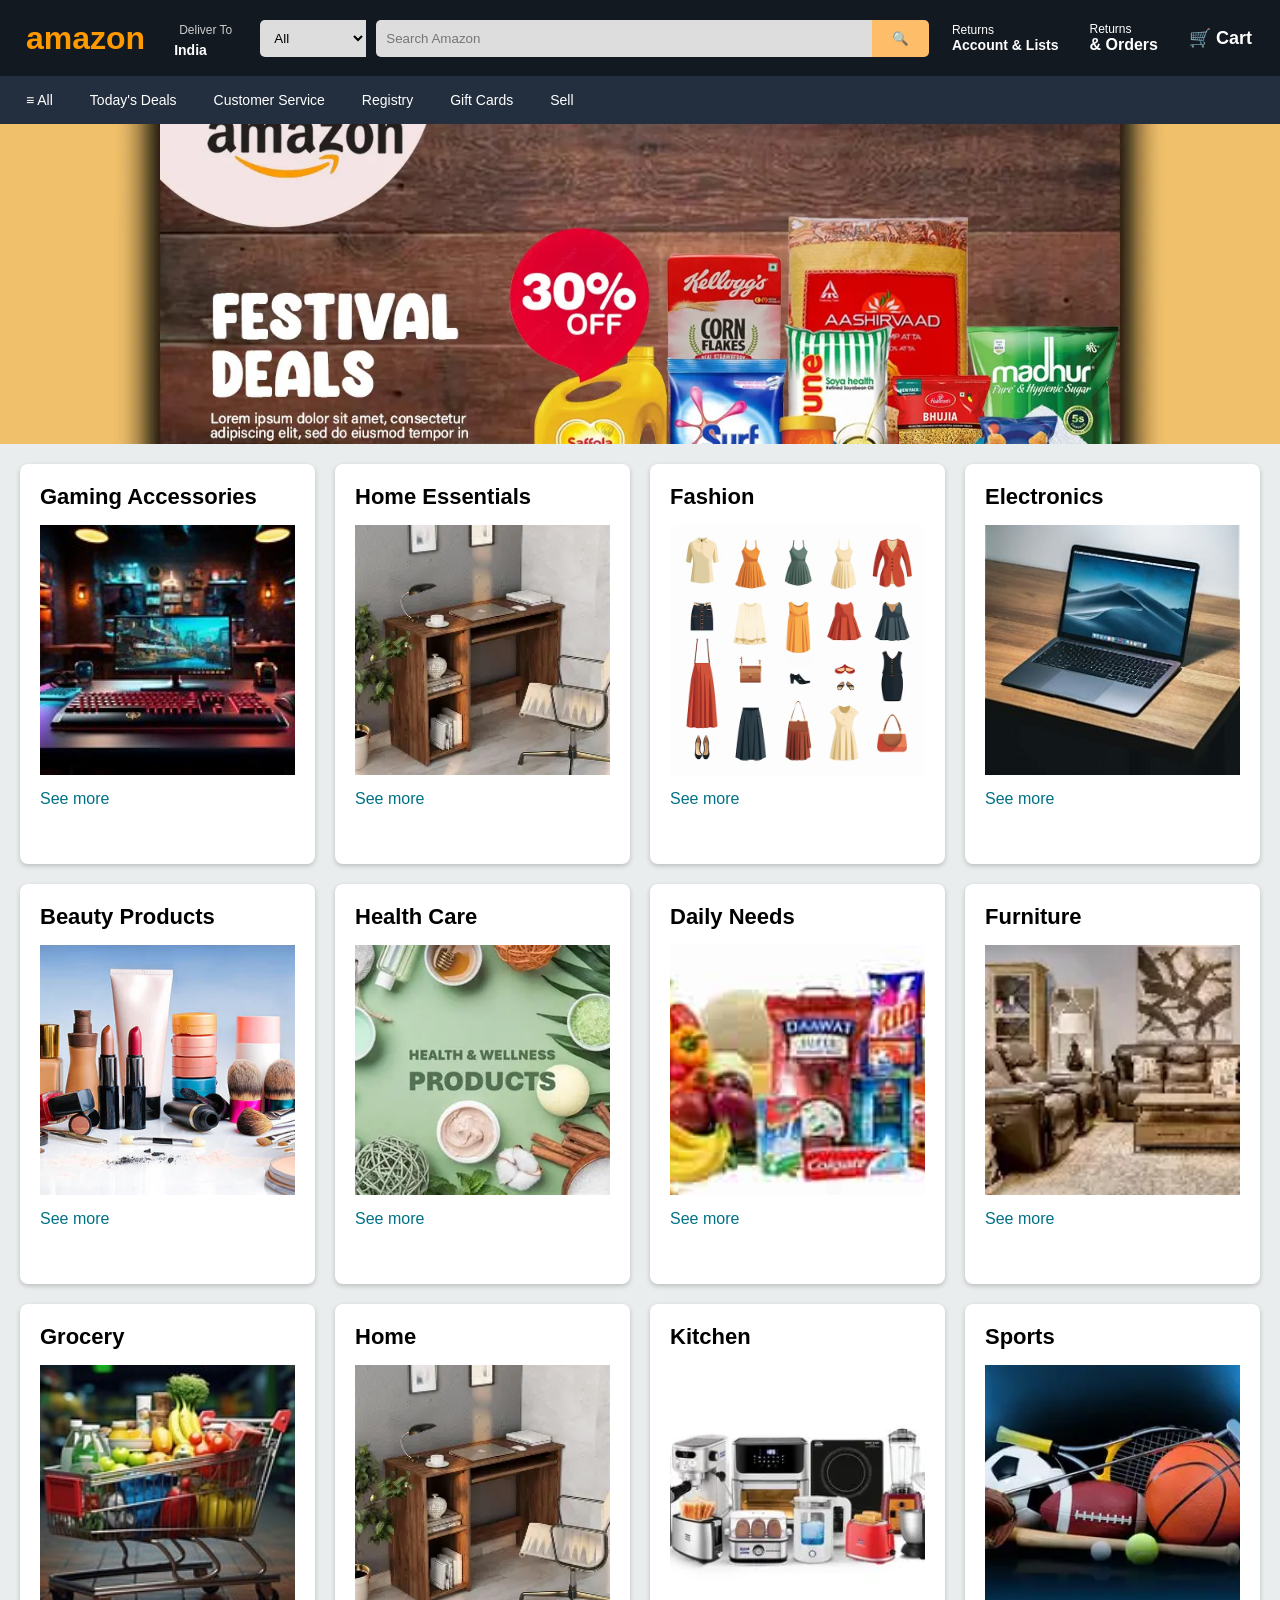
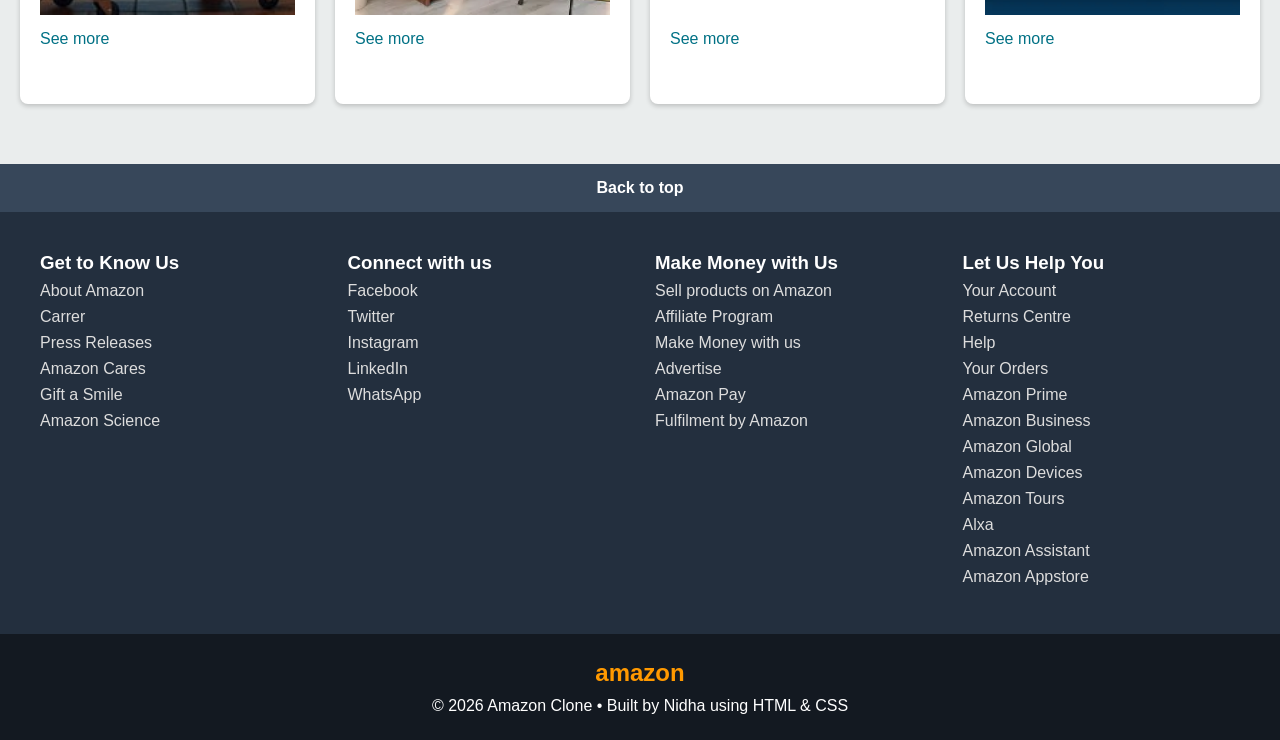
<file: Amazon Clone/Amazon.html>
<!DOCTYPE html>
<html>
    <head lang="en">
        <meta charset="UTF-8">
        <meta name="viewport"
        content="width=device-width,
        initial-scale= 1.0">

        <title>Amazon Clone</title>
        <link rel="stylesheet" href="style.css">

    </head>
    <body>

<!--Navbar-->
<nav class="navbar">
    <!--Logo-->
    <!--Amazon logo-->
    <div class="logo">
        <h2>amazon</h2>
    </div>

    <div class="location">
    <p>Deliver To</p>
    <h4>India</h4>
</div>

<div class="search-bar">

<select>
<option>All</option>
<option>Books</option>
<option>Electronics</option>
<option>Fashion</option>
<option>Home</option>
</select>

<input type="text" placeholder="Search Amazon">
<button>🔍</button>

</div>

<div class="account">
    <p>Returns</p>
    <h4>Account & Lists</h4>

</div>

<div class="orders">
    <p>Returns</p>
    <h4>& Orders</h4>
</div>

<div class="cart">
    🛒 Cart
</div>
</nav>

<div class="menu-bar">
    <a href="#">≡ All</a>
        <a href="#">Today's Deals</a>
            <a href="#">Customer Service</a>
                <a href="#">Registry</a>
                    <a href="#">Gift Cards</a>
                        <a href="#">Sell</a>

</div>

<section class="hero">
    <img src="images/banner.jpg" alt="Amazon Banner">

</section>

<section class="products">
    <div class="card">
        <h2>Gaming Accessories</h2>
        <img src="images/gaming.jpg" alt="Gaming">

        <p>See more</p>
    </div>

    <div class="card">
        <h2>Home Essentials</h2>
        <img src="images/home.jpg" alt="Home">

        <p>See more</p>
    </div>

    <div class="card">
        <h2>Fashion</h2>
        <img src="images/fashion.jpg" alt="Fashion">

        <p>See more</p>
    </div>

  <div class="card">
        <h2>Electronics</h2>
        <img src="images/electronics.jpg" alt="Electronics">

        <p>See more</p>
  </div>

        <div class="card">
        <h2>Beauty Products</h2>
        <img src="images/beautyproducts.jpg" alt="Beauty">
        <p>See more</p>
        </div>

          <div class="card">
        <h2>Health Care</h2>
        <img src="images/healthproducts.jpg" alt="Health">
        <p>See more</p>
    </div>

      <div class="card">
        <h2>Daily Needs</h2>
        <img src="images/dailyneeds.jpg" alt="Daily needs">
        <p>See more</p>
        </div>
    
          <div class="card">
        <h2>Furniture</h2>
        <img src="images/furniture.jpg" alt="Furniture">
        <p>See more</p>
          </div>
          
            <div class="card">
        <h2>Grocery</h2>
        <img src="images/grocery.jpg" alt="Grocery">
        <p>See more</p>
            </div>
        

          <div class="card">
        <h2>Home</h2>
        <img src="images/home.jpg" alt="Home">
        <p>See more</p>
          </div> 

            <div class="card">
        <h2>Kitchen</h2>
        <img src="images/kitchen.jpg" alt="Kitchen">
        <p>See more</p>
            </div>

              <div class="card">
        <h2>Sports</h2>
        <img src="images/sports.jpg" alt="Sports">
        <p>See more</p>
              </div>
</section>

<footer class="footer">
    <div class="back-top">
        <a href="#">Back to top</a>
    </div>

    <div class="footer-link">
        <div>
            <h3>Get to Know Us</h3>
            <a href="#">About Amazon</a>
            <a href="#">Carrer</a>
            <a href="#">Press Releases</a>
            <a href="#">Amazon Cares</a>
            <a href="#">Gift a Smile</a>
            <a href="#">Amazon Science</a>
        </div>
        <div>
            <h3>Connect with us</h3>
            <a href="#">Facebook</a>
            <a href="#">Twitter</a>
            <a href="#">Instagram</a>
            <a href="#">LinkedIn</a>
            <a href="#">WhatsApp</a>

        </div>

        <div>
            <h3>Make Money with Us</h3>
            <a href="#">Sell products on Amazon</a>
            <a href="#">Affiliate Program</a>
            <a href="#">Make Money with us</a>
            <a href="#">Advertise</a>
            <a href="#">Amazon Pay</a>
            <a href="#">Fulfilment by Amazon</a>
        </div>

        <div>
            <h3>Let Us Help You</h3>
            <a href="#">Your Account</a>
            <a href="#">Returns Centre</a>
            <a href="#">Help</a>
            <a href="#">Your Orders</a>
            <a href="#">Amazon Prime</a>
            <a href="#">Amazon Business</a>
            <a href="#">Amazon Global</a>
            <a href="#">Amazon Devices</a>
            <a href="#">Amazon Tours</a>
            <a href="#">Alxa</a>
            <a href="#">Amazon Assistant</a>
            <a href="#">Amazon Appstore</a>
        </div>
    </div>
    <div class="footer-bottom">
        <h2>amazon</h2>
        <p>© 2026 Amazon Clone • Built by Nidha using HTML & CSS</p>
    </div>
</footer>
    </body> 
</html>
</file>
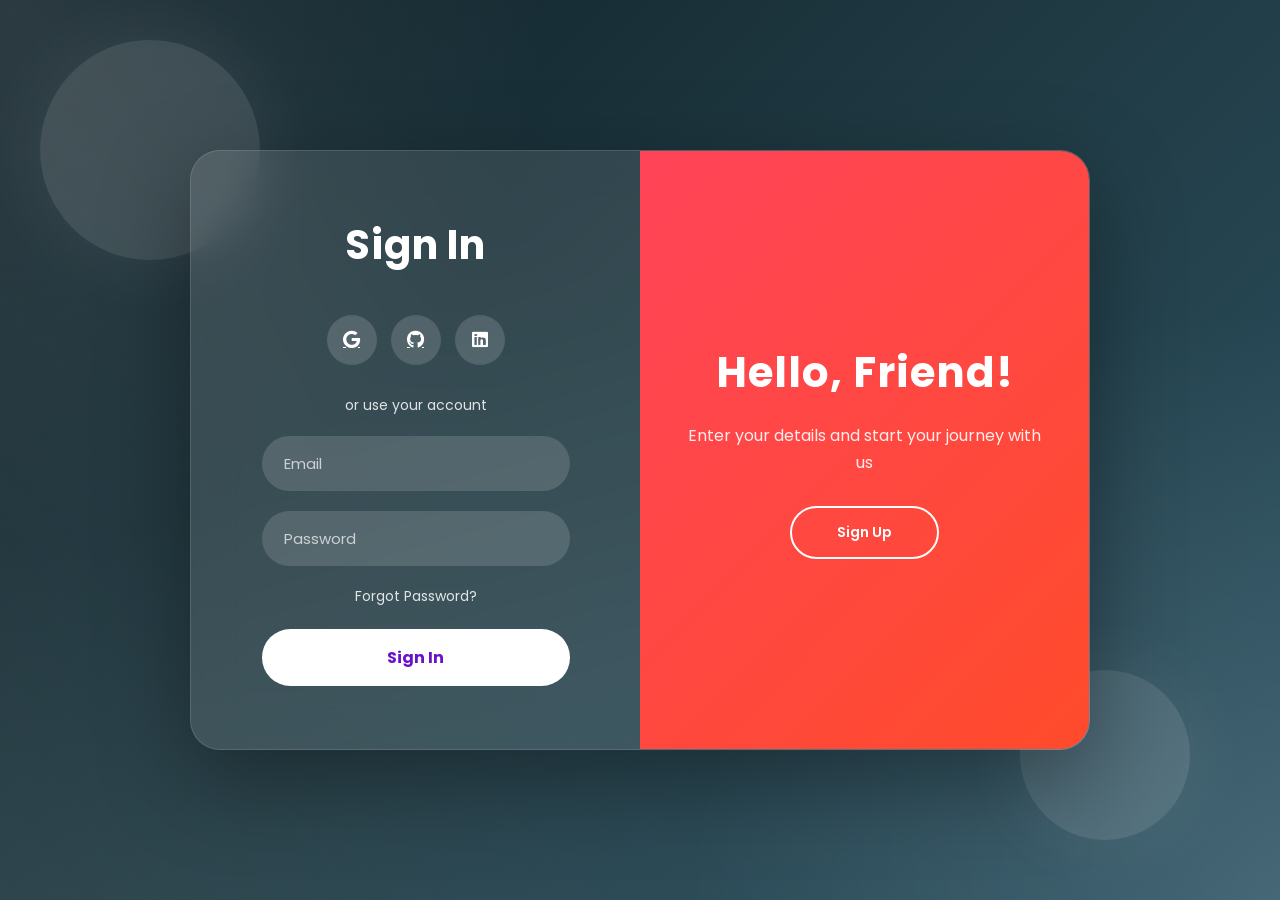
<file: Login Page/Login.html>
<!DOCTYPE html>
<html lang="en">
<head>
    <meta charset="UTF-8">
    <meta name="viewport" content="width=device-width, initial-scale=1.0">
    <title>Animated Login & Sign Up</title>
    <link rel="stylesheet" href="style.css">
    <link rel="stylesheet" href="https://fonts.googleapis.com/css2?family=Poppins:wght@300;400;500;600;700&display=swap">
    <link rel="stylesheet" href="https://cdnjs.cloudflare.com/ajax/libs/font-awesome/6.6.0/css/all.min.css" integrity="sha512-hGIcY5U3h+2s47jHnQ6Z6NNhQP3CKk1XjW3+R7W4vVqAB0aQ3RkVneHl4+P/LY3wG3R6cnHqulzBShbi7RZW8g==" crossorigin="anonymous" referrerpolicy="no-referrer" />
</head>
<body>
    <div class="circle circle1"></div>
    <div class="circle circle2"></div>

    <div class="container" id="container">
        <div class="form-container signin-container">
            <form action="#" class="form" aria-label="Sign in form">
                <h1>Sign In</h1>
                <div class="social-icons">
                    <a href="#"><i class="fab fa-google"></i></a>
                    <a href="#"><i class="fab fa-github"></i></a>
                    <a href="#"><i class="fab fa-linkedin"></i></a>
                </div>
                <span>or use your account</span>
                <input type="email" placeholder="Email" required>
                <input type="password" placeholder="Password" required>
                <a href="#" class="link">Forgot Password?</a>
                <button type="submit" class="btn">Sign In</button>
            </form>
        </div>

        <div class="form-container signup-container">
            <form action="#" class="form" aria-label="Sign up form">
                <h1>Create Account</h1>
                <div class="social-icons">
                    <a href="#"><i class="fab fa-google"></i></a>
                    <a href="#"><i class="fab fa-github"></i></a>
                    <a href="#"><i class="fab fa-linkedin"></i></a>
                </div>
                <span>or use your email</span>
                <input type="text" placeholder="Full Name" required>
                <input type="email" placeholder="Email" required>
                <input type="password" placeholder="Password" required>
                <button type="submit" class="btn">Sign Up</button>
            </form>
        </div>

        <div class="overlay-container">
            <div class="overlay">
                <div class="overlay-panel overlay-left">
                    <h1>Welcome Back</h1>
                    <p>To keep connected with us please login with your personal info</p>
                    <button class="ghost" id="signin">Sign In</button>
                </div>
                <div class="overlay-panel overlay-right">
                    <h1>Hello, Friend!</h1>
                    <p>Enter your details and start your journey with us</p>
                    <button class="ghost" id="signup" type="button">Sign Up</button>
                </div>
            </div>
        </div>
    </div>

    <script src="script.js"></script>
</body>
</html>
</file>
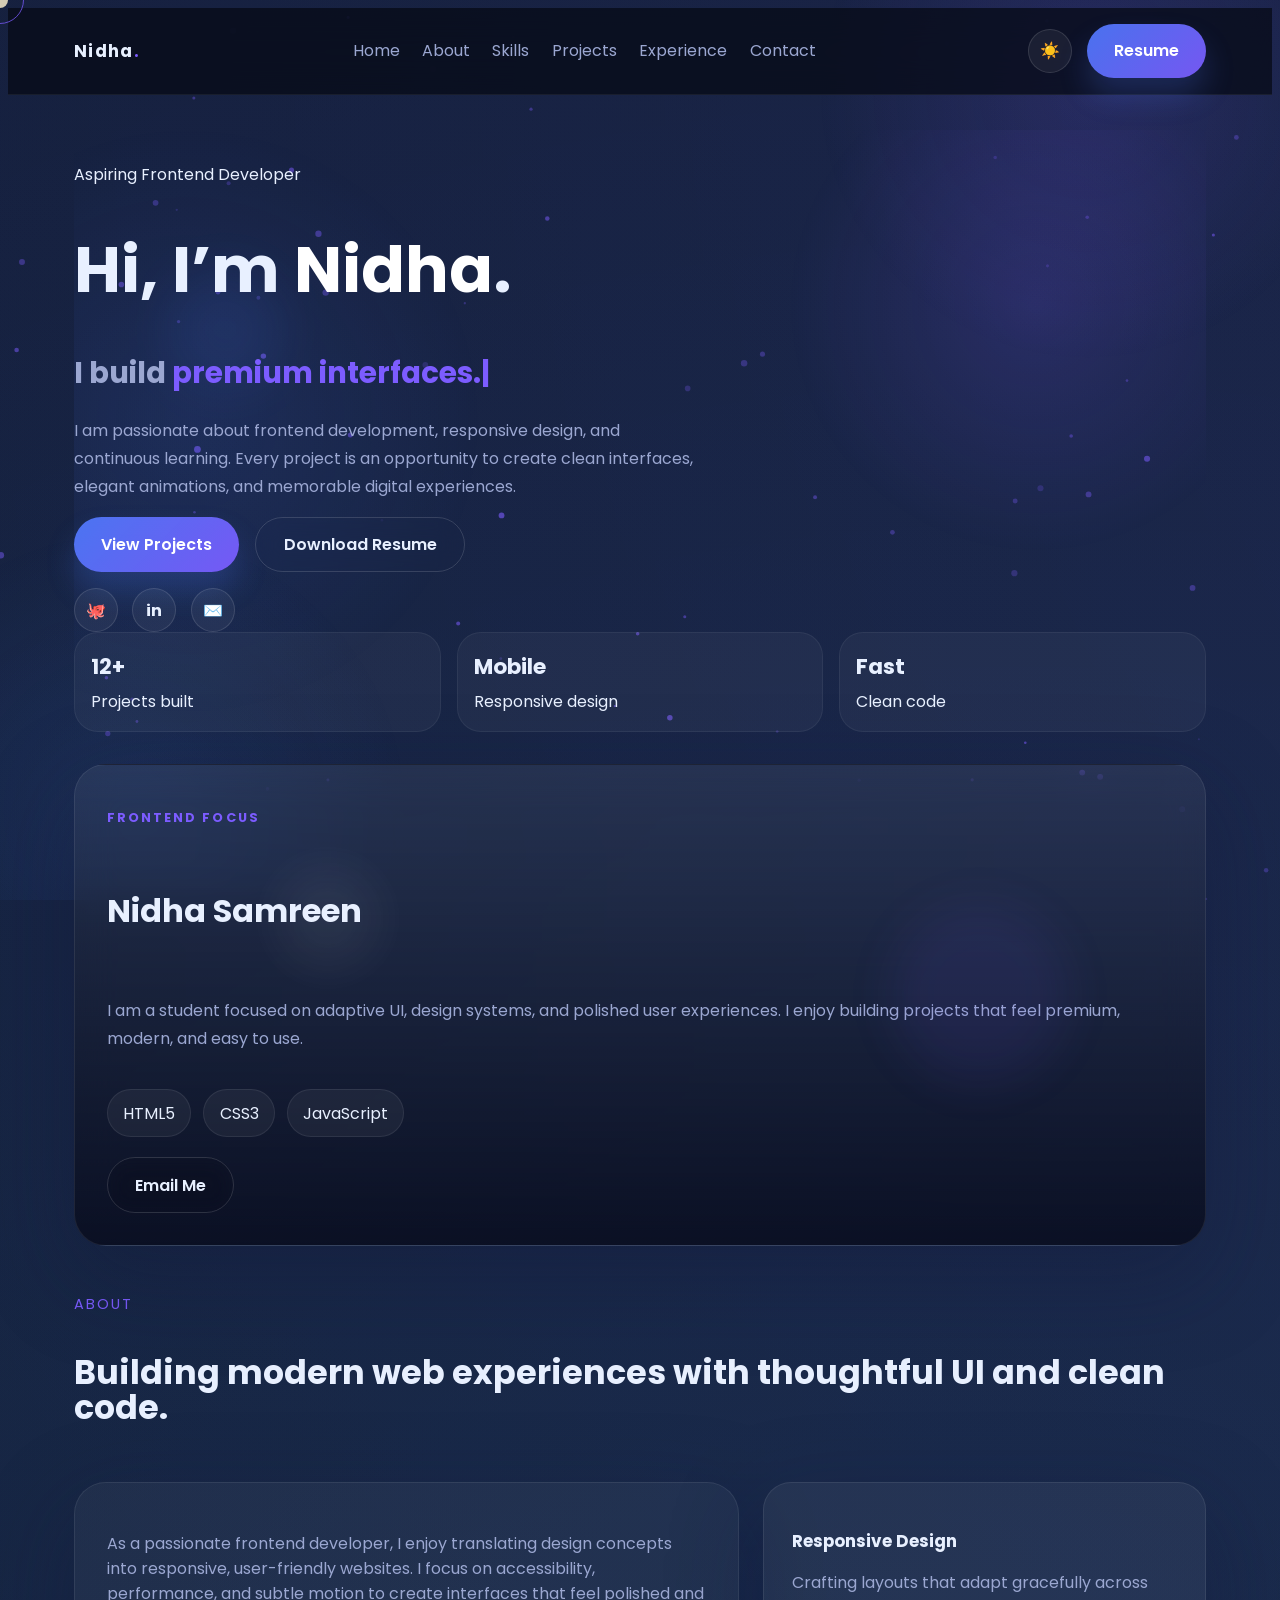
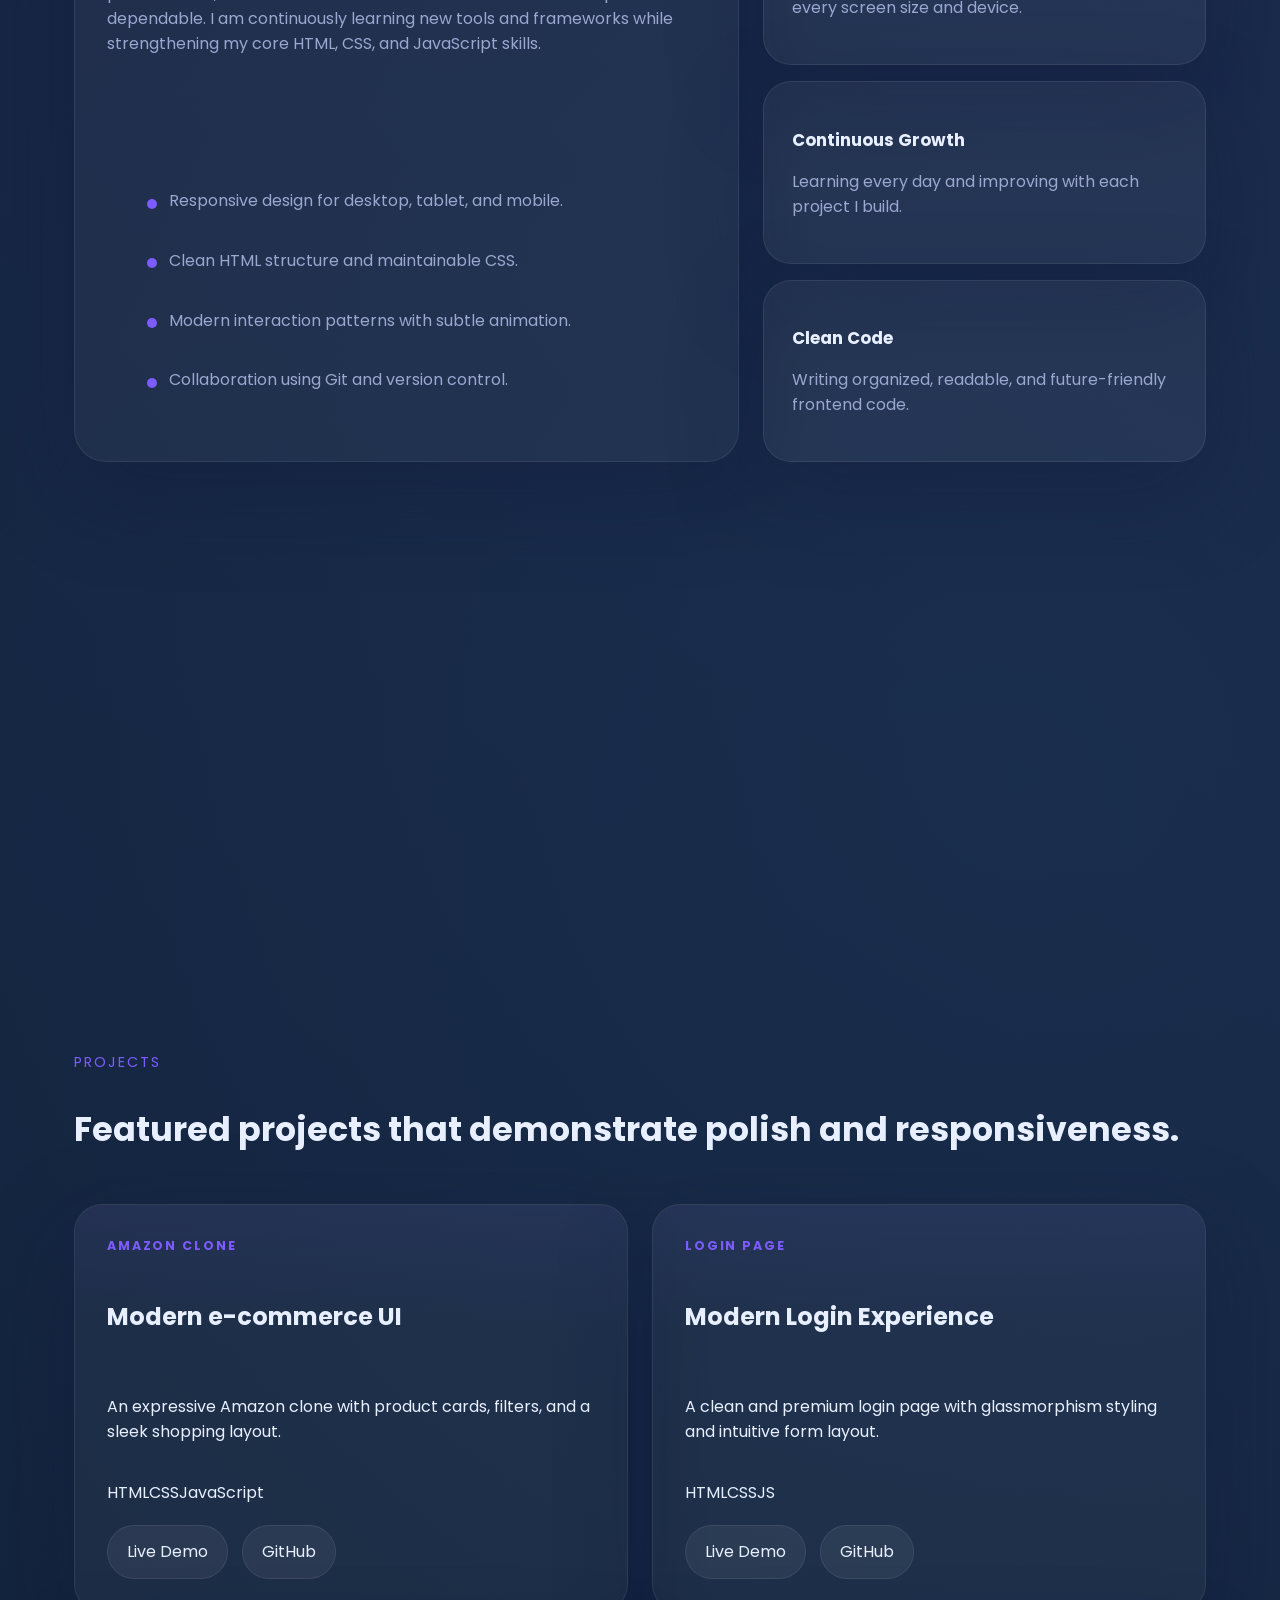
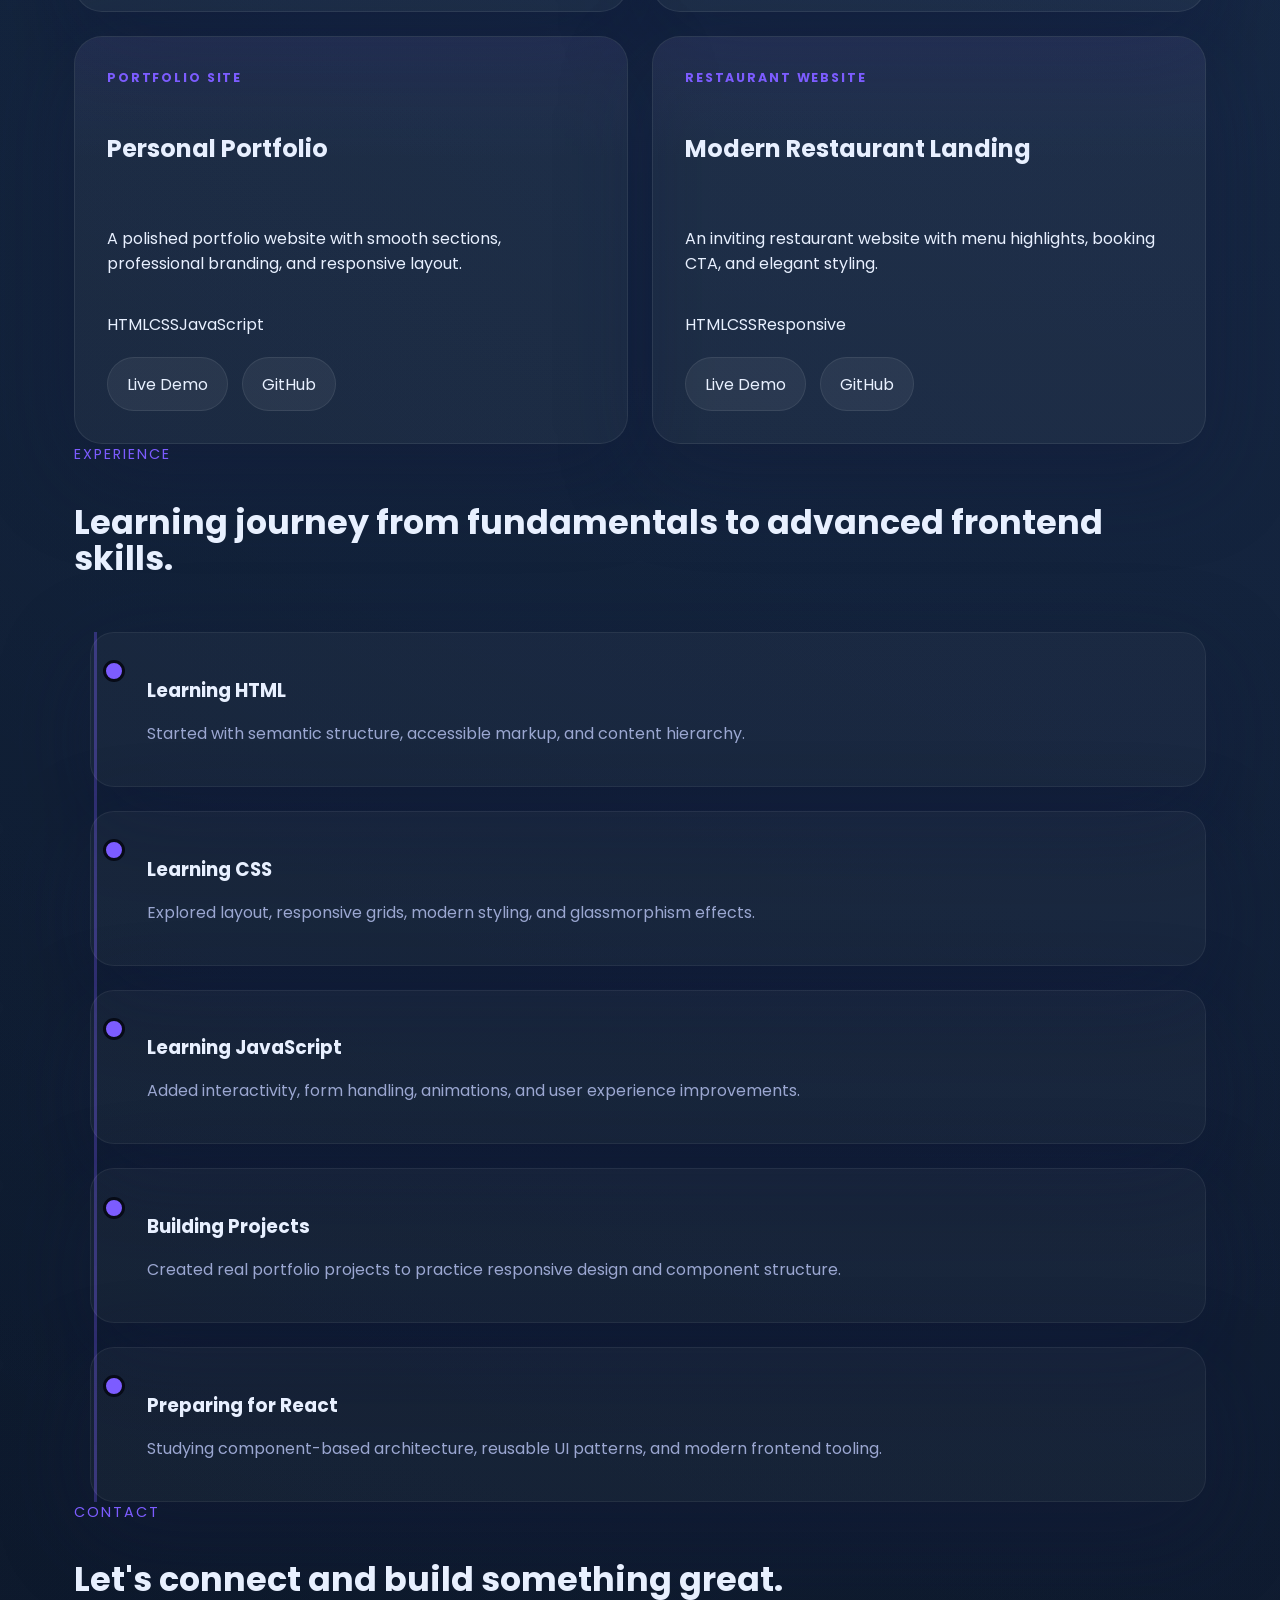
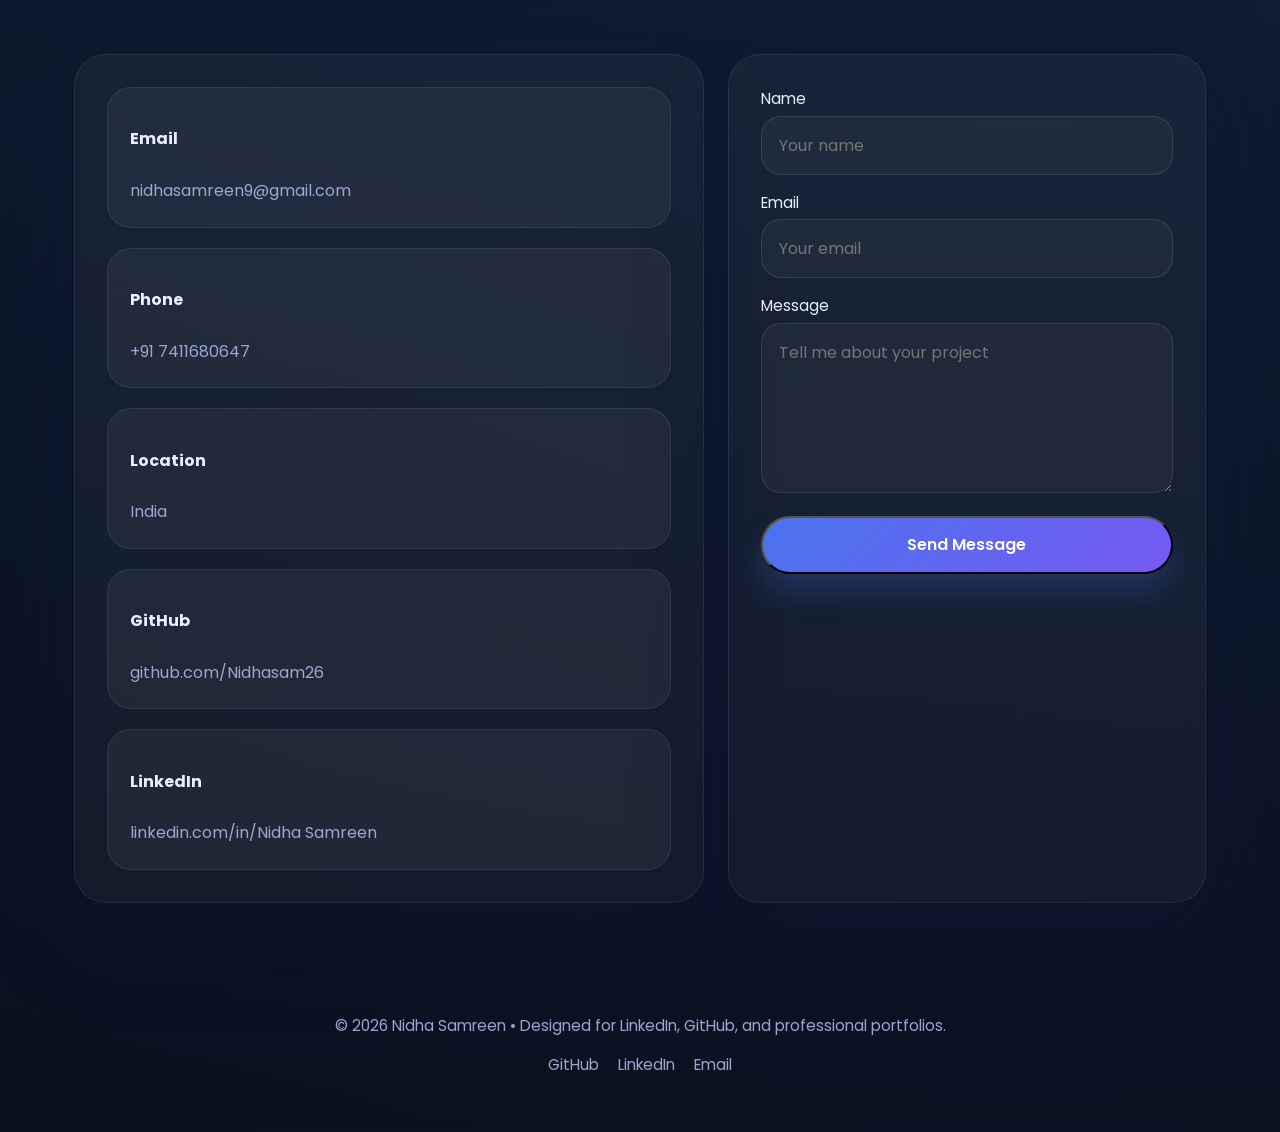
<file: Nidha Portofolio/portofolio.html>
﻿<!DOCTYPE html>
<html lang="en">
  <head>
    <meta charset="UTF-8" />
    <meta name="viewport" content="width=device-width, initial-scale=1.0" />
    <title>Nidha Samreen | Portfolio</title>
    <link rel="preconnect" href="https://fonts.googleapis.com" />
    <link rel="preconnect" href="https://fonts.gstatic.com" crossorigin />
    <link
      href="https://fonts.googleapis.com/css2?family=Poppins:wght@300;400;500;600;700;800&display=swap"
      rel="stylesheet"/>
    <link rel="stylesheet" href="style.css" />
  </head>
  <body>
    <div class="page-loader" id="pageLoader">
      <div class="loader-ring"></div>
    </div>

    <canvas id="particleCanvas" class="particle-canvas" aria-hidden="true"></canvas>
    <div class="custom-cursor" id="customCursor"></div>
    <div class="custom-cursor-outline" id="customCursorOutline"></div>
    <div class="page-content">
      <header>
        <div class="navbar">
          <a class="brand" href="#home">Nidha<span>.</span></a>
          <nav class="nav-links" aria-label="Primary navigation">
            <a href="#home">Home</a>
            <a href="#about">About</a>
            <a href="#skills">Skills</a>
            <a href="#projects">Projects</a>
            <a href="#experience">Experience</a>
            <a href="#contact">Contact</a>
          </nav>
          <div class="header-actions">
            <button class="theme-toggle" id="themeToggle" aria-label="Toggle dark mode">
              <span class="toggle-icon">☀️</span>
            </button>
            <a class="btn btn-primary" href="resume.pdf" download>Resume</a>
          </div>
        </div>
      </header>

      <main>
        <section class="hero" id="home">
          <div class="hero-copy reveal">
            <span class="eyebrow">Aspiring Frontend Developer</span>
            <h1>Hi, I’m <span>Nidha</span>.</h1>
            <h2>I build <span class="typing-text" id="typingText"></span><span class="cursor">|</span></h2>
            <p>
              I am passionate about frontend development, responsive design, and continuous learning.
              Every project is an opportunity to create clean interfaces, elegant animations, and memorable digital experiences.
            </p>
            <div class="hero-actions">
              <a class="btn btn-primary" href="#projects">View Projects</a>
              <a class="btn btn-secondary" href="#contact">Download Resume</a>
            </div>
            <div class="hero-social">
              <a href="https://github.com/Nidhasam26" target="_blank" rel="noreferrer noopener" aria-label="GitHub">
                <span class="icon github"></span>
              </a>
              <a href="https://linkedin.com/in/Nidha-Samreen" target="_blank" rel="noreferrer noopener" aria-label="LinkedIn">
                <span class="icon linkedin"></span>
              </a>
              <a href="mailto:nidhasamreen9@gmail.com" aria-label="Email">
                <span class="icon email"></span>
              </a>
            </div>
            <div class="hero-metrics">
              <div>
                <strong>12+</strong>
                <span>Projects built</span>
              </div>
              <div>
                <strong>Mobile</strong>
                <span>Responsive design</span>
              </div>
              <div>
                <strong>Fast</strong>
                <span>Clean code</span>
              </div>
            </div>
          </div>

          <aside class="hero-panel reveal" aria-label="Profile summary">
            <div class="profile-card">
              <p class="profile-role">Frontend Focus</p>
              <h2>Nidha Samreen</h2>
              <p class="profile-copy">
                I am a student focused on adaptive UI, design systems, and polished user experiences. I enjoy building projects that feel premium, modern, and easy to use.
              </p>
              <div class="profile-tags">
                <span>HTML5</span>
                <span>CSS3</span>
                <span>JavaScript</span>
              </div>
              <div class="hero-actions">
                <a class="btn btn-secondary" href="mailto:nidhasamreen9@gmail.com">Email Me</a>
              </div>
            </div>
          </aside>

          <span class="floating-circle circle1"></span>
          <span class="floating-circle circle2"></span>
          <span class="floating-circle circle3"></span>
        </section>

        <section class="about" id="about">
          <div class="section-heading reveal">
            <span>About</span>
            <h2>Building modern web experiences with thoughtful UI and clean code.</h2>
          </div>
          <div class="about-grid reveal">
            <div class="about-copy">
              <p>
                As a passionate frontend developer, I enjoy translating design concepts into responsive, user-friendly websites.
                I focus on accessibility, performance, and subtle motion to create interfaces that feel polished and dependable.
                I am continuously learning new tools and frameworks while strengthening my core HTML, CSS, and JavaScript skills.
              </p>
              <ul>
                <li>Responsive design for desktop, tablet, and mobile.</li>
                <li>Clean HTML structure and maintainable CSS.</li>
                <li>Modern interaction patterns with subtle animation.</li>
                <li>Collaboration using Git and version control.</li>
              </ul>
            </div>
            <div class="about-cards">
              <article>
                <h3>Responsive Design</h3>
                <p>Crafting layouts that adapt gracefully across every screen size and device.</p>
              </article>
              <article>
                <h3>Continuous Growth</h3>
                <p>Learning every day and improving with each project I build.</p>
              </article>
              <article>
                <h3>Clean Code</h3>
                <p>Writing organized, readable, and future-friendly frontend code.</p>
              </article>
            </div>
          </div>
        </section>

        <section class="skills" id="skills">
          <div class="section-heading reveal">
            <span>Skills</span>
            <h2>Core strengths I use to build polished interfaces.</h2>
          </div>
          <div class="skill-chips reveal">
            <span class="skill-chip"><span class="skill-icon html-icon"></span>HTML5</span>
            <span class="skill-chip"><span class="skill-icon css-icon"></span>CSS3</span>
            <span class="skill-chip"><span class="skill-icon js-icon"></span>JavaScript</span>
            <span class="skill-chip"><span class="skill-icon git-icon"></span>Git & GitHub</span>
            <span class="skill-chip"><span class="skill-icon code-icon"></span>VS Code</span>
            <span class="skill-chip">Responsive Design</span>
          </div>
          <div class="skill-bars reveal">
            <div>
              <label>HTML5</label>
              <div class="bar"><span class="bar-fill fill-html"></span></div>
            </div>
            <div>
              <label>CSS3</label>
              <div class="bar"><span class="bar-fill fill-css"></span></div>
            </div>
            <div>
              <label>JavaScript</label>
              <div class="bar"><span class="bar-fill fill-js"></span></div>
            </div>
            <div>
              <label>Responsive Design</label>
              <div class="bar"><span class="bar-fill fill-responsive"></span></div>
            </div>
            <div>
              <label>Git & GitHub</label>
              <div class="bar"><span class="bar-fill fill-git"></span></div>
            </div>
            <div>
              <label>VS Code</label>
              <div class="bar"><span class="bar-fill fill-vscode"></span></div>
            </div>
          </div>
        </section>

        <section class="projects" id="projects">
          <div class="section-heading reveal">
            <span>Projects</span>
            <h2>Featured projects that demonstrate polish and responsiveness.</h2>
          </div>
          <div class="projects-grid reveal">
            <article class="project-card">
              <span class="project-label">Amazon Clone</span>
              <h3>Modern e-commerce UI</h3>
              <p>An expressive Amazon clone with product cards, filters, and a sleek shopping layout.</p>
              <div class="project-meta"><span>HTML</span><span>CSS</span><span>JavaScript</span></div>
              <div class="project-actions">
                <a href="#">Live Demo</a>
                <a href="#">GitHub</a>
              </div>
            </article>
            <article class="project-card">
              <span class="project-label">Login Page</span>
              <h3>Modern Login Experience</h3>
              <p>A clean and premium login page with glassmorphism styling and intuitive form layout.</p>
              <div class="project-meta"><span>HTML</span><span>CSS</span><span>JS</span></div>
              <div class="project-actions">
                <a href="#">Live Demo</a>
                <a href="#">GitHub</a>
              </div>
            </article>
            <article class="project-card">
              <span class="project-label">Portfolio Site</span>
              <h3>Personal Portfolio</h3>
              <p>A polished portfolio website with smooth sections, professional branding, and responsive layout.</p>
              <div class="project-meta"><span>HTML</span><span>CSS</span><span>JavaScript</span></div>
              <div class="project-actions">
                <a href="#">Live Demo</a>
                <a href="#">GitHub</a>
              </div>
            </article>
            <article class="project-card">
              <span class="project-label">Restaurant Website</span>
              <h3>Modern Restaurant Landing</h3>
              <p>An inviting restaurant website with menu highlights, booking CTA, and elegant styling.</p>
              <div class="project-meta"><span>HTML</span><span>CSS</span><span>Responsive</span></div>
              <div class="project-actions">
                <a href="#">Live Demo</a>
                <a href="#">GitHub</a>
              </div>
            </article>
          </div>
        </section>

        <section class="experience" id="experience">
          <div class="section-heading reveal">
            <span>Experience</span>
            <h2>Learning journey from fundamentals to advanced frontend skills.</h2>
          </div>
          <div class="timeline reveal">
            <article class="timeline-item">
              <h3>Learning HTML</h3>
              <p>Started with semantic structure, accessible markup, and content hierarchy.</p>
            </article>
            <article class="timeline-item">
              <h3>Learning CSS</h3>
              <p>Explored layout, responsive grids, modern styling, and glassmorphism effects.</p>
            </article>
            <article class="timeline-item">
              <h3>Learning JavaScript</h3>
              <p>Added interactivity, form handling, animations, and user experience improvements.</p>
            </article>
            <article class="timeline-item">
              <h3>Building Projects</h3>
              <p>Created real portfolio projects to practice responsive design and component structure.</p>
            </article>
            <article class="timeline-item">
              <h3>Preparing for React</h3>
              <p>Studying component-based architecture, reusable UI patterns, and modern frontend tooling.</p>
            </article>
          </div>
        </section>

        <section class="contact" id="contact">
          <div class="section-heading reveal">
            <span>Contact</span>
            <h2>Let's connect and build something great.</h2>
          </div>
          <div class="contact-grid reveal">
            <div class="contact-details">
              <a class="contact-card" href="mailto:nidhasamreen9@gmail.com">
                <h3>Email</h3>
                <span>nidhasamreen9@gmail.com</span>
              </a>
              <a class="contact-card" href="#" aria-label="Phone placeholder">
                <h3>Phone</h3>
                <span>+91 7411680647</span>
              </a>

              <a class="contact-card" href="#">
                <h3>Location</h3>
                <span>India</span>
              </a>
              <a class="contact-card" href="https://github.com/Nidhasam26" target="_blank" rel="noreferrer noopener">
                <h3>GitHub</h3>
                <span>github.com/Nidhasam26</span>
              </a>
              <a class="contact-card" href="https://linkedin.com/in/Nidha Samreen" target="_blank" rel="noreferrer noopener">
                <h3>LinkedIn</h3>
                <span>linkedin.com/in/Nidha Samreen</span>
              </a>
            </div>
            <div class="contact-form">
              <form id="contactForm">
                <div>
                  <label for="name">Name</label>
                  <input id="name" name="name" type="text" placeholder="Your name" required />
                </div>
                <div>
                  <label for="email">Email</label>
                  <input id="email" name="email" type="email" placeholder="Your email" required />
                </div>
                <div>
                  <label for="message">Message</label>
                  <textarea id="message" name="message" placeholder="Tell me about your project" required></textarea>
                </div>
                <button class="btn btn-primary" type="submit">Send Message</button>
              </form>
            </div>
          </div>
        </section>
      </main>

      <footer class="footer">
        <p>© 2026 Nidha Samreen • Designed for LinkedIn, GitHub, and professional portfolios.</p>
        <nav aria-label="Social media links">
          <a href="https://github.com/Nidhasam26" target="_blank" rel="noreferrer noopener">GitHub</a>
          <a href="https://linkedin.com/in/NidhaSamreen" target="_blank" rel="noreferrer noopener">LinkedIn</a>
          <a href="mailto:nidhasamreen9@gmail.com">Email</a>
        </nav>
      </footer>
    </div>
    <button class="back-to-top" id="backToTop" aria-label="Back to top">↑</button>
    <script src="script.js"></script>
  </body>
</html>
</file>
<file: Amazon Clone/style.css>
*{
    margin:0;
    padding: 0;
    box-sizing: border-box;
    font-family: Arial, Helvetica, sans-serif;
}

body{
    background: #eaeded;
    overflow-x: hidden;
}

html,body{
    overflow-x: hidden;
    margin: 0;
    padding: 0;
    
}

.navbar{
    background: #131921;
    color: white;
    display: flex;
    flex-direction: row;
    align-items: center;
    justify-content: space-between;
    width: 100%;
    padding: 10px  20px;
    gap: 15px;

}

.menu-bar{
    background: #232f3e;
    display: flex;
    align-items: center;
    gap: 25px;
    padding: 10px 20px;

}

.menu-bar a{
    color: white;
    text-decoration: none;
    font-size: 14px;
    padding: 5px;
    border: 1px solid transparent;
    transition: 3s;

}

.menu-bar a:hover{
    border: 1px solid white;

}

.logo h2{
    color: #ff9900;
    font-size: 32px;
    cursor: pointer;

}
.logo{
    padding: 6px;
    cursor: pointer;

}

.logo:hover{
    border:1px solid white;

}

.location p{
    font-size: 12px;
    color: #cccccc;
    cursor: pointer;
    transition: 3s;
    padding: 5px;
    border-radius: 5px;

}

.location h4{
    font-size: 14px;

}

.search-bar{
    display: flex;
    flex: 1;
    max-width: 700px;

}

.search-bar select{
    padding: 10px;
    border: none;
    border-radius: 5px  0  0  5px;
    background: #dddddd;

}

.search-bar input{
    flex: 1;
    padding: 10px;
    border: none;
    outline: none;
    border-radius: 5px  0  0  5px;
    background: #dddddd;
    margin-left: 10px;
    transition: 3s;
    cursor: pointer;


}

.search-bar button{
    background: #febd69;
    border: none;
    padding: 10px  20px;
    border-radius: 0 5px 5px 0;
    cursor: pointer;
    transition: 3s;
}

.search-bar button:hover{
    background: #f3a847;
}

.account p,
.orders p{
    font-size: 12px;
}

.account h4,
.ordersh4{
    font-size: 14px;
}

.cart{
    font-size: 18px;
    font-weight: bold;
    cursor: pointer;
}
.hero{
    width: 100%;
    height: 400px;
    position:relative;
    overflow:hidden;
    margin-bottom:20px;

}

.hero img{
    width: 100%;
    height: 100%;
    object-fit: cover;
    display: block;
}

.products{
    width: 100%;
    display: grid;
    grid-template-columns: repeat(auto-fit,minmax(250px,1fr));
    gap: 20px;
    padding: 20px;
    position: relative;
    background: #eaeded;
    z-index: 2;
    margin-top: -100px;
}
.products-card{
    background: #fff;
    padding: 20px;
    min-height: 420px;
    transition: 0.3s;
}

.products-card img{
    width: 100%;
    height: 250px;
    object-fit: cover;
}

.products img{
    width: 100%;
    height: 220px;
    object-fit: cover;
}


.products-card:hover{
    transform: translateY(-5px);
    box-shadow: 0 4px 12px rgba(0,0,0,0.3);
}

.card{
    width: 100%;
    background: #fff;
    padding: 20px;
    border-radius: 8px;
    box-shadow: 0 2px 5px rgb(0,0,0,0.2);
    height: 400px;
    transition: 3s;
    cursor: pointer;
}

.card:hover{
    transform: translateY(-8px);
    box-shadow: 0 10px 25px rgba(0,0,0,0.2);
}

.card h2{
    margin-bottom: 15px;
    font-size: 22px;
}

.card img{
    width: 100%;
    height: 250px;
    object-fit: cover;
    display: block;
    transition: 4s;
}

.card img:hover{
    transform: scale(1.05);
}

.card a{
    color: #007185;
    text-decoration: none;
    font-size: 14px;
}

.card a:hover{
    color:#C7511F;
    text-decoration: underline;
}

.card p{
    color: #007185;
    margin-top: 15px;
    cursor: pointer;
}
.card p:hover{
    color: #C7511F;
}

.location,
.account,
.orders,
.cart{
    padding: 8px;
    cursor: pointer;
}

.location:hover,
.account:hover,
.orders:hover,
.cart:hover{
    border: 1px solid white;
}
/* Footer */

.footer{
    margin-top:40px;
}

.back-top{
    background:#37475a;
    text-align:center;
    padding:15px;
}

.back-top a{
    color:white;
    text-decoration:none;
    font-weight:bold;
}

.back-top a:hover{
    text-decoration:underline;
}

.footer-link{
    background:#232f3e;
    color:white;
    display:grid;
    grid-template-columns:repeat(4,1fr);
    gap:30px;
    padding:40px;
}

.footer-lins h3{
    margin-bottom:15px;
}

.footer-link a{
    display:block;
    color:#ddd;
    text-decoration:none;
    margin:8px 0;
}

.footer-link a:hover{
    text-decoration:underline;
}

.footer-bottom{
    background:#131921;
    color:white;
    text-align:center;
    padding:25px;
}

.footer-bottom h2{
    color:#ff9900;
    margin-bottom:10px;
}

@media(max-width:768px){

    .footer-link{
        grid-template-columns:1fr;
        text-align:center;
    }

}

@media(max-width:768px){
    .navbar{
        flex-direction: column;
        align-items: stretch;
    }

    .search-bar{
        width: 100%;
    }

    .logo,
    .location,
    .account,
    .orders,
    .cart{
        text-align: center;
    }

    .products{
        grid-template-columns: 1fr;
        padding: 10px;
    }

    .products-card{
        width: 100%;
    }

    .hero img{
        width: 100%;;
        height: 100px;
        object-fit: cover;
        display:block;
    }

    .menu-bar{
        flex-wrap: wrap;
        justify-content: center;
    }

    .menu-bar a{
        font-size: 13px;
    }
}

@media(max-width:900px){
    .products{
        grid-template-columns: repeat(2,1fr);
        margin-top: 20px;
    }
}

@media(max-width:600px){
    .products{
        grid-template-columns: 1fr;
    }
}
</file>
<file: Login Page/style.css>
*{
    margin: 0;
    padding: 0;
    box-sizing: border-box;
    font-family: 'Poppins', sans-serif;
}

body{
    display: flex;
    justify-content: center;
    align-items: center;
    min-height: 100vh;
    background: radial-gradient(circle at top left, rgba(255,255,255,0.1), transparent 35%),
        radial-gradient(circle at bottom right, rgba(255,255,255,0.12), transparent 38%),
        linear-gradient(135deg, #0f2027, #203a43, #2c5364);
    overflow: hidden;
}

body::before{
    content: '';
    position: absolute;
    inset: 0;
    background: linear-gradient(45deg, rgba(255,255,255,0.08), transparent 55%);
    pointer-events: none;
}

@keyframes gradientMove{
    0%{ background-position: 0% 50%; }
    50%{ background-position: 100% 50%; }
    100%{ background-position: 0% 50%; }
}

.circle{
    position: absolute;
    border-radius: 50%;
    background: rgba(255,255,255,.12);
    box-shadow: 0 0 80px rgba(255,255,255,.08);
    animation: float 7s ease-in-out infinite;
}

.circle1{
    width: 220px;
    height: 220px;
    top: 40px;
    left: 40px;
}

.circle2{
    width: 170px;
    height: 170px;
    bottom: 60px;
    right: 90px;
    animation-delay: 2s;
}

@keyframes float{
    0%{ transform: translateY(0); }
    50%{ transform: translateY(-25px); }
    100%{ transform: translateY(0); }
}

.container{
    position: relative;
    width: 900px;
    max-width: 95%;
    min-height: 600px;
    background: rgba(255,255,255,0.1);
    border-radius: 30px;
    overflow: hidden;
    backdrop-filter: blur(22px);
    box-shadow: 0 30px 90px rgba(0,0,0,.35);
    border: 1px solid rgba(255,255,255,.12);
}

.form-container{
    position: absolute;
    top: 0;
    display: flex;
    height: 100%;
    width: 50%;
    justify-content: center;
    align-items: center;
    transition: all .6s ease-in-out;
    padding: 0 2rem;
    animation: fadeInUp .8s ease both;
}

.signin-container{
    left: 0;
    z-index: 2;
    transform: translateX(0);
}

.signup-container{
    right: 0;
    left: auto;
    opacity: 0;
    z-index: 1;
    transform: translateX(100%);
}

.form{
    width: 80%;
    max-width: 360px;
    display: flex;
    flex-direction: column;
    align-items: center;
}

.form h1{
    color: #ffffff;
    font-size: 40px;
    margin-bottom: 18px;
    letter-spacing: 0.8px;
}

.form span{
    color: rgba(255,255,255,.85);
    margin: 20px 0 10px;
    font-size: 14px;
}

.form input{
    width: 100%;
    padding: 16px 22px;
    margin: 10px 0;
    border: none;
    outline: none;
    border-radius: 50px;
    background: rgba(255,255,255,.14);
    color: #fff;
    font-size: 15px;
    transition: background .3s ease, transform .3s ease, box-shadow .3s ease;
}

.form input::placeholder{
    color: rgba(255,255,255,.7);
}

.form input:focus{
    background: rgba(255,255,255,.24);
    transform: translateY(-1px);
    box-shadow: 0 14px 35px rgba(0,0,0,.12);
}

.link{
    color: rgba(255,255,255,.85);
    text-decoration: none;
    margin-top: 10px;
    font-size: 14px;
}

.link:hover{
    color: #ffffff;
}

.btn{
    width: 100%;
    padding: 16px 45px;
    border: none;
    border-radius: 50px;
    background: #ffffff;
    color: #6a11cb;
    font-size: 16px;
    font-weight: 700;
    cursor: pointer;
    transition: transform .3s ease, box-shadow .3s ease, background .3s ease;
    margin-top: 22px;
}

.btn:hover{
    transform: translateY(-3px);
    box-shadow: 0 18px 30px rgba(0,0,0,.18);
}

.social-icons{
    display: flex;
    gap: 14px;
    margin: 22px 0 10px;
}

.social-icons a{
    width: 50px;
    height: 50px;
    border-radius: 50%;
    display: flex;
    justify-content: center;
    align-items: center;
    background: rgba(255,255,255,.15);
    color: #ffffff;
    font-size: 18px;
    transition: transform .4s ease, background .4s ease, color .4s ease;
}

.social-icons a:hover{
    background: #ffffff;
    color: #6a11cb;
    transform: rotate(360deg);
}

.overlay-container{
    position: absolute;
    top: 0;
    left: 50%;
    width: 50%;
    height: 100%;
    overflow: hidden;
    transition: transform .6s ease-in-out;
    z-index: 100;
}

.overlay{
    background: radial-gradient(circle at top left, rgba(255, 255, 255, 0.18), transparent 20%),
        linear-gradient(135deg, #ff416c, #ff4b2b);
    color: white;
    position: relative;
    left: -100%;
    height: 100%;
    width: 200%;
    transform: translateX(0);
    transition: transform .6s ease-in-out;
}

.overlay-panel{
    position: absolute;
    display: flex;
    flex-direction: column;
    justify-content: center;
    align-items: center;
    text-align: center;
    padding: 40px;
    width: 50%;
    height: 100%;
    transition: transform .6s ease, opacity .6s ease;
}

.overlay-panel h1{
    font-size: 42px;
    margin-bottom: 18px;
    letter-spacing: 1px;
}

.overlay-panel p{
    font-size: 16px;
    line-height: 1.7;
    margin-bottom: 30px;
    color: rgba(255,255,255,.9);
}

.ghost{
    border: 2px solid #ffffff;
    background: transparent;
    color: white;
    padding: 14px 45px;
    border-radius: 50px;
    font-size: 14px;
    font-weight: 600;
    cursor: pointer;
    transition: background .3s ease, transform .3s ease, box-shadow .3s ease;
}

.ghost:hover{
    background: rgba(255,255,255,.18);
    transform: translateY(-2px);
}

.overlay-panel button{
    width: auto;
}

.overlay-left{
    transform: translateX(-20%);
}

.overlay-right{
    right: 0;
}

.container.active .signin-container{
    transform: translateX(-100%);
    opacity: 0;
}

.container.active .signup-container{
    transform: translateX(0);
    opacity: 1;
    z-index: 5;
}

.container.active .overlay-container{
    transform: translateX(-100%);
}

.container.active .overlay{
    transform: translateX(50%);
}

.container.active .overlay-left{
    transform: translateX(0);
}

.container.active .overlay-right{
    transform: translateX(20%);
}

@keyframes fadeInUp{
    from{ opacity: 0; transform: translateY(30px); }
    to{ opacity: 1; transform: translateY(0); }
}

@keyframes popIn{
    from{ opacity: 0; transform: scale(0.96); }
    to{ opacity: 1; transform: scale(1); }
}

@keyframes pulseGlow{
    0%, 100%{ box-shadow: 0 30px 80px rgba(255,255,255,.08); }
    50%{ box-shadow: 0 40px 100px rgba(255,255,255,.16); }
}

.container{
    animation: popIn 1s ease both, pulseGlow 10s ease-in-out infinite;
}

@media (max-width: 768px) {
    body{
        align-items: flex-start;
        padding: 2rem 0;
        min-height: 100vh;
    }

    .container{
        width: 90%;
        max-width: 420px;
        min-height: auto;
    }

    .form-container{
        position: relative;
        width: 100%;
        height: auto;
        padding: 1.5rem 1rem 2rem;
    }

    .signin-container,
    .signup-container{
        position: relative;
        left: 0;
        opacity: 1;
        transform: translateX(0);
    }

    .signup-container{
        display: none;
    }

    .container.active .signup-container{
        display: block;
    }

    .container.active .signin-container{
        display: none;
    }

    .overlay-container{
        display: none;
    }

    .form{
        width: 100%;
    }

    .form h1{
        font-size: 32px;
    }

    .overlay-panel{
        padding: 30px;
    }
}
</file>
<file: Nidha Portofolio/style.css>
﻿
:root {
  --bg: #070b17;
  --surface: rgba(15, 24, 54, 0.72);
  --surface-strong: rgba(9, 12, 30, 0.92);
  --border: rgba(255, 255, 255, 0.08);
  --text: #e8f0ff;
  --muted: #9ba7d1;
  --accent: #7c5cff;
  --accent-soft: #4f7bff;
  --shadow: 0 30px 90px rgba(18, 24, 58, 0.35);
}

* {
  box-sizing: border-box;
}

html {
  scroll-behavior: smooth;
}

body {
  min-height: 100vh;
  overflow-x: hidden;
  font-family: 'Poppins', sans-serif;
  color: var(--text);
  background: radial-gradient(circle at top, rgba(124, 92, 255, 0.18), transparent 30%),
    radial-gradient(circle at 20% 10%, rgba(65, 220, 255, 0.12), transparent 18%),
    linear-gradient(180deg, #06101d 0%, #060710 100%);
  background-size: 400% 400%;
  animation: gradientShift 18s ease infinite;
  cursor: none;
}

body.light-theme {
  --bg: #f7f9ff;
  --surface: rgba(255, 255, 255, 0.92);
  --surface-strong: rgba(255, 255, 255, 0.98);
  --border: rgba(15, 24, 54, 0.08);
  --text: #0f172a;
  --muted: #475569;
  --accent: #4f7bff;
  --accent-soft: #7c5cff;
  --shadow: 0 30px 90px rgba(18, 24, 58, 0.12);
  background: radial-gradient(circle at top, rgba(79, 123, 255, 0.16), transparent 30%),
    radial-gradient(circle at 20% 10%, rgba(99, 102, 241, 0.12), transparent 18%),
    linear-gradient(180deg, #f8fafc 0%, #eef2ff 100%);
}

body::before {
  content: '';
  position: fixed;
  inset: 0;
  background: radial-gradient(circle at 85% 10%, rgba(124, 92, 255, 0.14), transparent 20%),
    radial-gradient(circle at 10% 90%, rgba(69, 135, 255, 0.1), transparent 20%);
  pointer-events: none;
}

img {
  display: block;
  max-width: 100%;
}

a {
  color: inherit;
  text-decoration: none;
}

button,
input,
textarea {
  font: inherit;
}

.page-loader {
  position: fixed;
  inset: 0;
  display: grid;
  place-items: center;
  background: #070b17;
  z-index: 1000;
}

.loader-ring {
  width: 80px;
  height: 80px;
  border: 8px solid rgba(124, 92, 255, 0.18);
  border-top-color: rgba(124, 92, 255, 0.96);
  border-radius: 50%;
  animation: spin 1s linear infinite;
}

@keyframes spin {
  to {
    transform: rotate(360deg);
  }
}

@keyframes gradientShift {
  0%, 100% {
    background-position: 0% 50%;
  }
  50% {
    background-position: 100% 50%;
  }
}

header {
  position: sticky;
  top: 0;
  backdrop-filter: blur(18px);
  background: rgba(7, 11, 23, 0.76);
  border-bottom: 1px solid rgba(255, 255, 255, 0.06);
  z-index: 20;
}

.navbar {
  max-width: 1180px;
  margin: 0 auto;
  display: flex;
  align-items: center;
  justify-content: space-between;
  gap: 1rem;
  padding: 1rem 1.5rem;
}

.brand {
  font-size: 1.05rem;
  font-weight: 700;
  letter-spacing: 0.08em;
}

.brand span {
  color: var(--accent);
}

.nav-links {
  display: flex;
  gap: 1.4rem;
  flex-wrap: wrap;
}

.nav-links a {
  color: var(--muted);
  transition: color 0.25s ease;
}

.nav-links a:hover {
  color: var(--text);
}

.btn {
  display: inline-flex;
  align-items: center;
  justify-content: center;
  border-radius: 999px;
  font-weight: 600;
  padding: 0.9rem 1.7rem;
  transition: transform 0.2s ease, box-shadow 0.2s ease;
}

.btn:hover {
  transform: translateY(-2px);
}

.btn-primary {
  background: linear-gradient(135deg, rgba(79, 123, 255, 0.92), rgba(124, 92, 255, 0.94));
  color: #fff;
  box-shadow: 0 18px 30px rgba(79, 123, 255, 0.22);
}

.btn-secondary {
  border: 1px solid rgba(255, 255, 255, 0.14);
  color: var(--text);
  backdrop-filter: blur(12px);
}

.header-actions {
  display: flex;
  align-items: center;
  gap: 0.9rem;
}

.theme-toggle {
  width: 44px;
  height: 44px;
  border-radius: 50%;
  border: 1px solid rgba(255, 255, 255, 0.12);
  background: rgba(255, 255, 255, 0.06);
  color: var(--text);
  display: grid;
  place-items: center;
  cursor: pointer;
  transition: transform 0.2s ease, background 0.2s ease, border-color 0.2s ease;
}

.theme-toggle:hover {
  transform: translateY(-2px);
  background: rgba(255, 255, 255, 0.12);
}

.particle-canvas {
  position: fixed;
  inset: 0;
  z-index: 1;
  pointer-events: none;
}

.custom-cursor,
.custom-cursor-outline {
  position: fixed;
  top: 0;
  left: 0;
  width: 16px;
  height: 16px;
  border-radius: 50%;
  pointer-events: none;
  transform: translate(-50%, -50%);
  transition: transform 0.12s ease-out;
  z-index: 999;
}

.custom-cursor {
  background: rgba(255, 255, 255, 0.9);
  mix-blend-mode: difference;
}

.custom-cursor-outline {
  width: 48px;
  height: 48px;
  border: 1px solid rgba(124, 92, 255, 0.75);
  background: transparent;
}

main {
  max-width: 1180px;
  margin: 0 auto;
  padding: 2.2rem 1.5rem 4rem;
}

.section-heading {
  display: grid;
  gap: 0.75rem;
  margin-bottom: 1.75rem;
}

.section-heading span {
  color: var(--accent);
  font-size: 0.9rem;
  letter-spacing: 0.14em;
  text-transform: uppercase;
}

.section-heading h2 {
  font-size: clamp(1.9rem, 2.6vw, 2.7rem);
  line-height: 1.08;
}

.hero {
  position: relative;
  display: grid;
  gap: 2rem;
  align-items: stretch;
  padding: 2rem 0 3rem;
  z-index: 2;
}

.hero::before {
  content: '';
  position: absolute;
  inset: 0;
  background: radial-gradient(circle at 10% 25%, rgba(79, 123, 255, 0.12), transparent 22%),
    radial-gradient(circle at 85% 15%, rgba(124, 92, 255, 0.16), transparent 18%);
  pointer-events: none;
}

.hero-copy {
  position: relative;
  z-index: 2;
}

.hero-copy h1 {
  font-size: clamp(2.8rem, 5vw, 4.2rem);
  line-height: 0.95;
}

.hero-copy h1 span {
  color: #fff;
}

.hero-copy h2 {
  font-size: clamp(1.6rem, 2.3vw, 2.2rem);
  color: var(--muted);
  line-height: 1.3;
}

.hero-copy p {
  color: var(--muted);
  line-height: 1.75;
  max-width: 620px;
}

.typing-text {
  color: var(--accent);
  font-weight: 700;
}

.cursor {
  color: var(--accent);
  animation: blink 1s step-start infinite;
}

@keyframes blink {
  0%, 100% { opacity: 1; }
  50% { opacity: 0; }
}

.hero-actions {
  display: flex;
  flex-wrap: wrap;
  gap: 1rem;
}

.hero-metrics {
  display: grid;
  grid-template-columns: repeat(3, minmax(0, 1fr));
  gap: 1rem;
}

.hero-metrics div {
  background: rgba(255, 255, 255, 0.04);
  border: 1px solid rgba(255, 255, 255, 0.06);
  border-radius: 24px;
  padding: 1.05rem 1rem;
}

.hero-metrics strong {
  display: block;
  font-size: 1.35rem;
  margin-bottom: 0.35rem;
}

.hero-panel {
  background: linear-gradient(180deg, rgba(255, 255, 255, 0.06), rgba(9, 13, 31, 0.88));
  border: 1px solid rgba(255, 255, 255, 0.08);
  border-radius: 32px;
  backdrop-filter: blur(20px);
  padding: 2rem;
  box-shadow: var(--shadow);
}

.profile-card {
  display: grid;
  gap: 1.25rem;
}

.profile-role {
  color: var(--accent);
  font-weight: 700;
  letter-spacing: 0.16em;
  text-transform: uppercase;
  font-size: 0.8rem;
}

.profile-card h2 {
  font-size: 2rem;
}

.profile-photo {
  width: 100%;
  min-height: 300px;
  border-radius: 28px;
  overflow: hidden;
  background: linear-gradient(135deg, rgba(79, 123, 255, 0.18), rgba(124, 92, 255, 0.16));
  display: grid;
  place-items: center;
  position: relative;
}

.profile-photo::before {
  content: '';
  position: absolute;
  inset: 0;
  background: radial-gradient(circle at 30% 20%, rgba(255, 255, 255, 0.32), transparent 30%),
    radial-gradient(circle at 80% 80%, rgba(124, 92, 255, 0.18), transparent 22%);
}

.profile-photo::after {
  content: 'DEV';
  position: absolute;
  inset: 1.5rem;
  font-size: 4rem;
  font-weight: 800;
  color: rgba(255, 255, 255, 0.12);
  display: grid;
  place-items: end start;
}

.profile-copy {
  color: var(--muted);
  line-height: 1.75;
}

.profile-tags {
  display: flex;
  flex-wrap: wrap;
  gap: 0.75rem;
}

.profile-tags span {
  padding: 0.65rem 0.95rem;
  border-radius: 999px;
  background: rgba(255, 255, 255, 0.05);
  border: 1px solid rgba(255, 255, 255, 0.08);
}

.hero-social {
  display: flex;
  gap: 0.9rem;
  align-items: center;
  margin-top: 1rem;
}

.hero-social a {
  width: 44px;
  height: 44px;
  display: grid;
  place-items: center;
  border-radius: 50%;
  border: 1px solid rgba(255, 255, 255, 0.12);
  background: rgba(255, 255, 255, 0.05);
  transition: transform 0.2s ease, background 0.2s ease;
}

.hero-social a:hover {
  transform: translateY(-2px);
  background: rgba(79, 123, 255, 0.16);
}

.icon::before {
  display: inline-block;
  font-size: 1rem;
}

.icon.github::before { content: '🐙'; }
.icon.linkedin::before { content: 'in'; font-weight: 700; letter-spacing: 0.04em; }
.icon.email::before { content: '✉️'; }

.skill-chip {
  display: inline-flex;
  align-items: center;
  gap: 0.6rem;
  padding: 0.75rem 1rem;
  border-radius: 999px;
  background: rgba(255, 255, 255, 0.08);
  border: 1px solid rgba(255, 255, 255, 0.1);
}

.skill-icon {
  width: 1.4rem;
  height: 1.4rem;
  display: grid;
  place-items: center;
  border-radius: 50%;
  background: rgba(255, 255, 255, 0.1);
  color: var(--text);
  font-size: 0.75rem;
  font-weight: 700;
}

.skill-icon.html-icon::before { content: 'HTML'; }
.skill-icon.css-icon::before { content: 'CSS'; }
.skill-icon.js-icon::before { content: 'JS'; }
.skill-icon.git-icon::before { content: 'Git'; font-size: 0.7rem; }
.skill-icon.code-icon::before { content: 'VS'; }

.about-grid {
  display: grid;
  gap: 1.5rem;
  grid-template-columns: 1.2fr 0.8fr;
}

.about-copy {
  padding: 2rem;
  display: grid;
  gap: 1rem;
  background: rgba(255, 255, 255, 0.04);
  border: 1px solid rgba(255, 255, 255, 0.08);
  border-radius: 32px;
  box-shadow: var(--shadow);
}

.about-copy p,
.about-copy li,
.about-cards p,
.contact-card span,
.timeline-item p {
  color: var(--muted);
}

.about-copy ul {
  list-style: none;
  display: grid;
  gap: 0.85rem;
}

.about-copy li {
  position: relative;
  padding-left: 1.4rem;
}

.about-copy li::before {
  content: '';
  position: absolute;
  top: 0.65rem;
  left: 0;
  width: 10px;
  height: 10px;
  border-radius: 50%;
  background: var(--accent);
}

.about-cards {
  display: grid;
  gap: 1rem;
}

.about-cards article {
  padding: 1.75rem;
  background: rgba(255, 255, 255, 0.05);
  border: 1px solid rgba(255, 255, 255, 0.08);
  border-radius: 28px;
  box-shadow: var(--shadow);
}

.about-cards h3 {
  margin-bottom: 0.75rem;
  font-size: 1.05rem;
}

.skills .skill-chips {
  display: flex;
  flex-wrap: wrap;
  gap: 0.85rem;
  margin-bottom: 1.75rem;
}

.skill-chips span {
  padding: 0.75rem 1rem;
  border-radius: 999px;
  background: rgba(255, 255, 255, 0.05);
  border: 1px solid rgba(255, 255, 255, 0.08);
}

.skill-bars {
  display: grid;
  gap: 1rem;
}

.skill-bars > div {
  display: grid;
  gap: 0.45rem;
}

.skill-bars label {
  font-weight: 600;
}

.bar {
  height: 14px;
  border-radius: 999px;
  background: rgba(255, 255, 255, 0.07);
  overflow: hidden;
}

.bar-fill {
  display: block;
  height: 100%;
  border-radius: 999px;
  background: linear-gradient(135deg, #4f7bff, #7c5cff);
  width: 0;
  transition: width 0.8s ease;
}

.fill-html { width: 96%; }
.fill-css { width: 92%; }
.fill-js { width: 85%; }
.fill-responsive { width: 94%; }
.fill-git { width: 82%; }
.fill-vscode { width: 90%; }

.projects-grid {
  display: grid;
  gap: 1.5rem;
  grid-template-columns: repeat(2, minmax(0, 1fr));
}

.project-card {
  position: relative;
  padding: 2rem;
  border-radius: 28px;
  overflow: hidden;
  display: grid;
  gap: 1.25rem;
  background: rgba(255, 255, 255, 0.04);
  border: 1px solid rgba(255, 255, 255, 0.08);
  box-shadow: var(--shadow);
  transition: transform 0.3s ease, box-shadow 0.3s ease;
  transform-style: preserve-3d;
}

.project-card:hover {
  transform: perspective(1000px) rotateX(4deg) rotateY(-4deg) translateY(-8px);
  box-shadow: 0 32px 80px rgba(79, 123, 255, 0.18);
}

.project-card::before {
  content: '';
  position: absolute;
  inset: 0;
  background: linear-gradient(180deg, rgba(124, 92, 255, 0.06), transparent 30%);
  pointer-events: none;
}

.project-label {
  color: var(--accent);
  font-weight: 700;
  text-transform: uppercase;
  letter-spacing: 0.15em;
  font-size: 0.78rem;
}

.project-card h3 {
  font-size: 1.5rem;
}

.project-actions {
  display: flex;
  flex-wrap: wrap;
  gap: 0.85rem;
}

.project-actions a {
  padding: 0.85rem 1.2rem;
  border-radius: 999px;
  background: rgba(255, 255, 255, 0.06);
  border: 1px solid rgba(255, 255, 255, 0.08);
  transition: transform 0.2s ease, background 0.2s ease;
}

.project-actions a:hover {
  transform: translateY(-2px);
  background: rgba(79, 123, 255, 0.16);
}

.experience .timeline {
  position: relative;
  padding-left: 1rem;
  display: grid;
  gap: 1.5rem;
}

.experience .timeline::before {
  content: '';
  position: absolute;
  left: 20px;
  top: 0;
  bottom: 0;
  width: 3px;
  background: rgba(124, 92, 255, 0.35);
}

.timeline-item {
  position: relative;
  padding: 1.5rem 1.5rem 1.5rem 3.5rem;
  border-radius: 24px;
  background: rgba(255, 255, 255, 0.03);
  border: 1px solid rgba(255, 255, 255, 0.06);
  box-shadow: var(--shadow);
}

.timeline-item::before {
  content: '';
  position: absolute;
  left: 12px;
  top: 1.7rem;
  width: 16px;
  height: 16px;
  border-radius: 50%;
  background: var(--accent);
  border: 3px solid #070b17;
}

.timeline-item h3 {
  margin-bottom: 0.55rem;
}

.contact-grid {
  display: grid;
  gap: 1.5rem;
  grid-template-columns: 1.25fr 0.95fr;
}

.contact-details,
.contact-form {
  background: rgba(255, 255, 255, 0.04);
  border: 1px solid rgba(255, 255, 255, 0.08);
  border-radius: 32px;
  padding: 2rem;
  box-shadow: var(--shadow);
}

.contact-details {
  display: grid;
  gap: 1.25rem;
}

.contact-card {
  display: grid;
  gap: 0.6rem;
  padding: 1.4rem;
  border-radius: 24px;
  background: rgba(255, 255, 255, 0.05);
  border: 1px solid rgba(255, 255, 255, 0.08);
}

.contact-card h3 {
  font-size: 1rem;
}

.contact-card span {
  line-height: 1.7;
  color: var(--muted);
}

.contact-form form {
  display: grid;
  gap: 1rem;
}

.contact-form label {
  display: block;
  margin-bottom: 0.35rem;
  font-size: 0.95rem;
}

.contact-form input,
.contact-form textarea {
  width: 100%;
  border-radius: 20px;
  border: 1px solid rgba(255, 255, 255, 0.1);
  background: rgba(255, 255, 255, 0.04);
  color: var(--text);
  padding: 1rem 1.1rem;
  outline: none;
}

.contact-form textarea {
  min-height: 170px;
  resize: vertical;
}

.footer {
  padding: 2rem 1.5rem 3rem;
  text-align: center;
  color: var(--muted);
  font-size: 0.95rem;
}

.footer nav {
  display: flex;
  justify-content: center;
  gap: 1.2rem;
  flex-wrap: wrap;
  margin-top: 1rem;
}

.footer a:hover {
  color: var(--text);
}

.back-to-top {
  position: fixed;
  right: 1.5rem;
  bottom: 1.5rem;
  width: 54px;
  height: 54px;
  border-radius: 50%;
  background: linear-gradient(135deg, rgba(79, 123, 255, 0.96), rgba(124, 92, 255, 0.94));
  border: none;
  color: #fff;
  display: grid;
  place-items: center;
  box-shadow: 0 25px 35px rgba(79, 123, 255, 0.2);
  cursor: pointer;
  opacity: 0;
  visibility: hidden;
  transition: opacity 0.3s ease, visibility 0.3s ease, transform 0.2s ease;
}

.back-to-top.show {
  opacity: 1;
  visibility: visible;
}

.reveal {
  opacity: 0;
  transform: translateY(24px);
  transition: opacity 0.8s ease, transform 0.8s ease;
}

.reveal.visible {
  opacity: 1;
  transform: translateY(0);
}

.floating-circle {
  position: absolute;
  border-radius: 50%;
  filter: blur(24px);
  opacity: 0.6;
  animation: float 7s ease-in-out infinite;
  z-index: 1;
}

.circle1 {
  width: 120px;
  height: 120px;
  top: 12%;
  left: 8%;
  background: rgba(79, 123, 255, 0.16);
}

.circle2 {
  width: 180px;
  height: 180px;
  bottom: 18%;
  right: 12%;
  background: rgba(124, 92, 255, 0.14);
  animation-duration: 9s;
}

.circle3 {
  width: 100px;
  height: 100px;
  bottom: 28%;
  left: 18%;
  background: rgba(255, 255, 255, 0.1);
  animation-duration: 8s;
}

@keyframes float {
  0%, 100% { transform: translateY(0) translateX(0); }
  50% { transform: translateY(-18px) translateX(8px); }
}

@media (max-width: 1024px) {
  .hero {
    grid-template-columns: 1fr;
  }

  .hero-metrics {
    grid-template-columns: 1fr 1fr;
  }

  .about-grid,
  .contact-grid,
  .projects-grid {
    grid-template-columns: 1fr;
  }
}

@media (max-width: 900px) {
  .header-actions {
    justify-content: center;
  }

  .hero-social {
    justify-content: center;
  }
}

@media (max-width: 680px) {
  .navbar {
    flex-wrap: wrap;
    justify-content: center;
  }

  .nav-links {
    justify-content: center;
    gap: 0.9rem;
  }

  .hero-copy h1 {
    font-size: 2.8rem;
  }

  .hero-actions {
    flex-direction: column;
    align-items: stretch;
  }

  .hero-metrics {
    grid-template-columns: 1fr;
  }

  .experience .timeline::before {
    left: 12px;
  }
}
</file>
